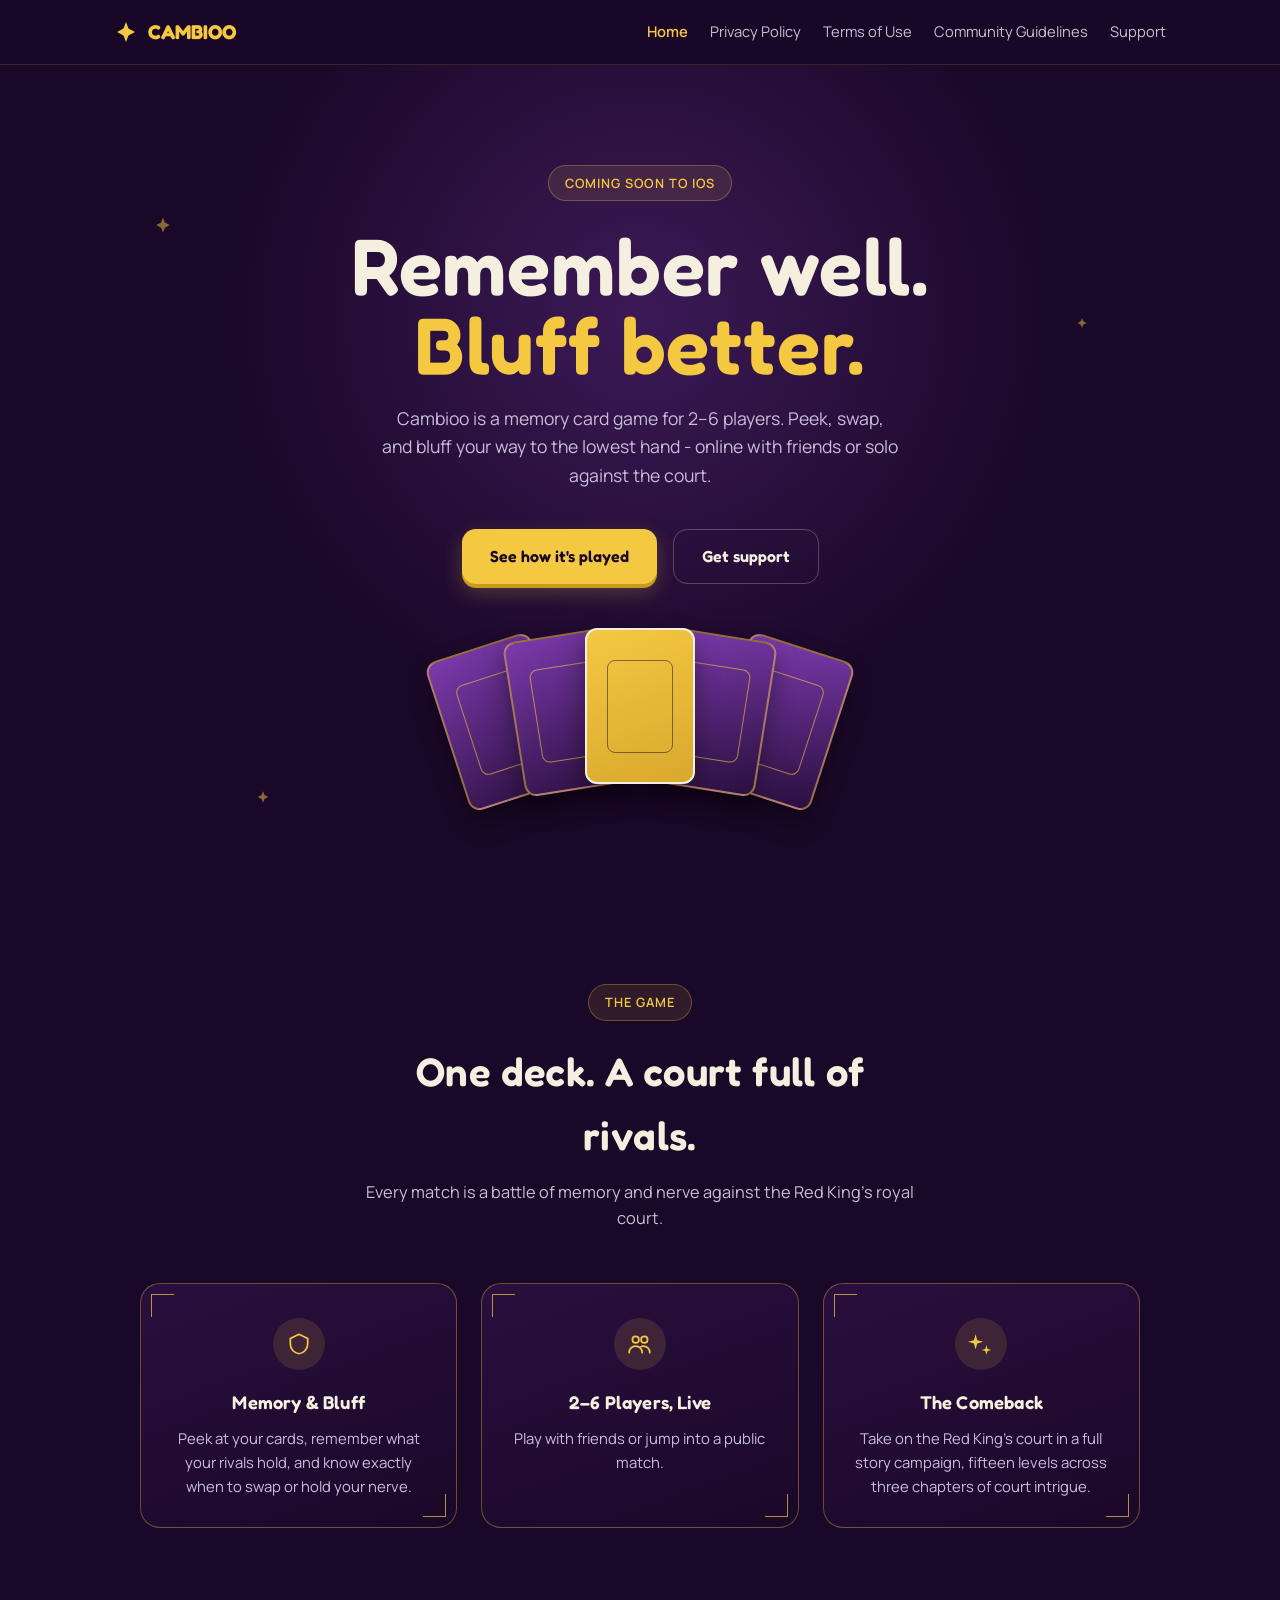
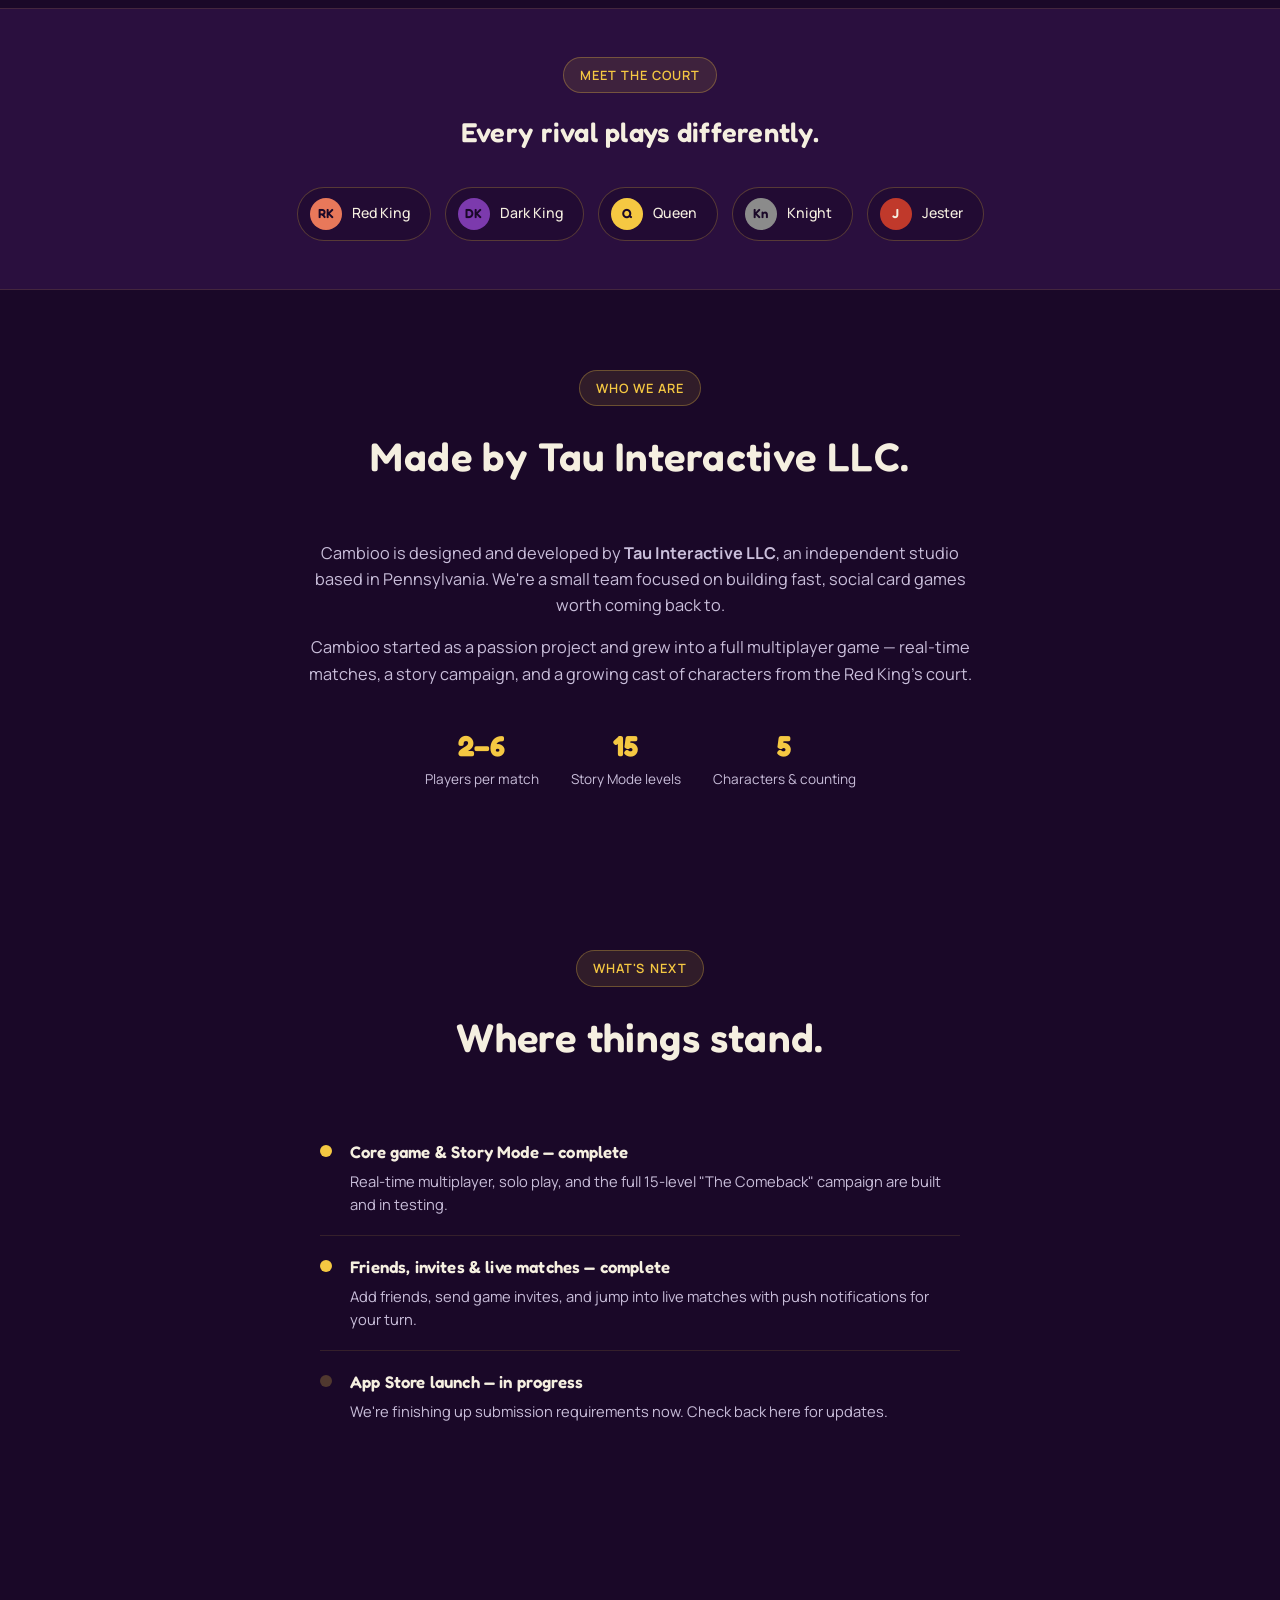
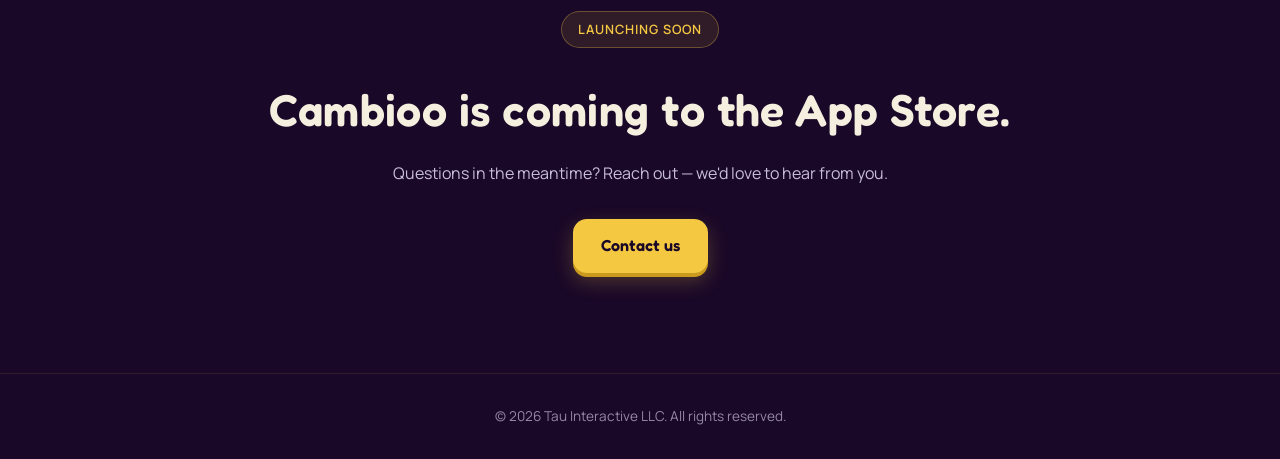
<file: index.html>
<!DOCTYPE html>
<html lang="en">
<head>
<meta charset="UTF-8">
<meta name="viewport" content="width=device-width, initial-scale=1.0">
<title>Cambioo — A Memory Card Game</title>
<meta name="description" content="Cambioo is a memory-based multiplayer card game for 2–6 players, developed by Tau Interactive LLC. Coming soon to iOS.">
<link rel="preconnect" href="https://fonts.googleapis.com">
<link rel="preconnect" href="https://fonts.gstatic.com" crossorigin>
<link href="https://fonts.googleapis.com/css2?family=Fredoka:wght@500;600;700&family=Manrope:wght@400;500;600;700&display=swap" rel="stylesheet">
<style>
  :root {
    --purple-deep: #1A0828;
    --purple-mid: #2A0F3E;
    --gold: #F5C842;
    --violet: #7C3AAD;
    --coral: #E8785A;
    --cream: #F5EFE0;
    --cream-dim: #C9BEDA;
  }

  * { box-sizing: border-box; margin: 0; padding: 0; }

  html { scroll-behavior: smooth; }

  body {
    background: var(--purple-deep);
    color: var(--cream);
    font-family: 'Manrope', sans-serif;
    line-height: 1.6;
    overflow-x: hidden;
  }

  h1, h2, h3, .display {
    font-family: 'Fredoka', sans-serif;
    font-weight: 600;
    letter-spacing: 0.01em;
  }

  a { color: inherit; text-decoration: none; }

  .container {
    max-width: 1100px;
    margin: 0 auto;
    padding: 0 24px;
  }

  /* ---------- Nav (same structure/links as legal pages) ---------- */
  nav.site-nav {
    position: sticky;
    top: 0;
    z-index: 50;
    background: rgba(26, 8, 40, 0.85);
    backdrop-filter: blur(10px);
    border-bottom: 1px solid rgba(245, 200, 66, 0.15);
  }

  .nav-inner {
    display: flex;
    align-items: center;
    justify-content: space-between;
    padding: 16px 24px;
    max-width: 1100px;
    margin: 0 auto;
    flex-wrap: wrap;
    gap: 12px;
  }

  .brand {
    display: flex;
    align-items: center;
    gap: 10px;
    font-family: 'Fredoka', sans-serif;
    font-weight: 700;
    font-size: 1.25rem;
    color: var(--gold);
  }

  .brand svg { width: 24px; height: 24px; }

  .legal-nav {
    display: flex;
    gap: 22px;
    font-size: 0.92rem;
    color: var(--cream-dim);
    flex-wrap: wrap;
  }

  .legal-nav a:hover { color: var(--gold); }
  .legal-nav a.active { color: var(--gold); font-weight: 600; }

  /* ---------- Hero ---------- */
  .hero {
    position: relative;
    padding: 100px 24px 90px;
    text-align: center;
    overflow: hidden;
  }

  .hero-glow {
    position: absolute;
    top: -200px;
    left: 50%;
    transform: translateX(-50%);
    width: 900px;
    height: 900px;
    background: radial-gradient(circle, rgba(124,58,173,0.35) 0%, rgba(124,58,173,0) 65%);
    pointer-events: none;
  }

  .sparkle {
    position: absolute;
    color: var(--gold);
    opacity: 0.5;
    animation: twinkle 3.5s ease-in-out infinite;
  }

  @keyframes twinkle {
    0%, 100% { opacity: 0.15; transform: scale(0.85); }
    50% { opacity: 0.7; transform: scale(1.1); }
  }

  @media (prefers-reduced-motion: reduce) {
    .sparkle { animation: none; opacity: 0.35; }
  }

  .eyebrow {
    position: relative;
    display: inline-flex;
    align-items: center;
    gap: 8px;
    background: rgba(245, 200, 66, 0.1);
    border: 1px solid rgba(245, 200, 66, 0.3);
    color: var(--gold);
    font-size: 0.8rem;
    font-weight: 600;
    letter-spacing: 0.08em;
    text-transform: uppercase;
    padding: 7px 16px;
    border-radius: 999px;
    margin-bottom: 26px;
  }

  .hero h1 {
    position: relative;
    font-size: clamp(2.8rem, 8vw, 5rem);
    line-height: 0.98;
    color: var(--cream);
    margin-bottom: 20px;
  }

  .hero h1 .accent { color: var(--gold); }

  .hero p.sub {
    position: relative;
    max-width: 520px;
    margin: 0 auto 40px;
    font-size: 1.1rem;
    color: var(--cream-dim);
  }

  .cta-row {
    position: relative;
    display: flex;
    justify-content: center;
    gap: 16px;
    flex-wrap: wrap;
  }

  .btn {
    display: inline-flex;
    align-items: center;
    gap: 10px;
    padding: 14px 28px;
    border-radius: 14px;
    font-family: 'Fredoka', sans-serif;
    font-weight: 600;
    font-size: 1rem;
    transition: transform 0.15s ease, box-shadow 0.15s ease;
  }

  .btn-primary {
    background: var(--gold);
    color: var(--purple-deep);
    box-shadow: 0 4px 0 #C99A1E, 0 8px 20px rgba(245,200,66,0.25);
  }

  .btn-primary:hover { transform: translateY(-2px); box-shadow: 0 6px 0 #C99A1E, 0 10px 24px rgba(245,200,66,0.3); }

  .btn-ghost {
    border: 1.5px solid rgba(245, 239, 224, 0.25);
    color: var(--cream);
  }

  .btn-ghost:hover { border-color: var(--gold); color: var(--gold); }

  /* ---------- Card fan ---------- */
  .card-fan {
    position: relative;
    height: 170px;
    margin: 60px auto 0;
    max-width: 340px;
  }

  .playing-card {
    position: absolute;
    top: 0;
    left: 50%;
    width: 110px;
    height: 156px;
    border-radius: 12px;
    background: linear-gradient(160deg, var(--violet), var(--purple-mid));
    border: 2px solid rgba(245, 200, 66, 0.5);
    box-shadow: 0 12px 24px rgba(0,0,0,0.4);
    display: flex;
    align-items: center;
    justify-content: center;
  }

  .playing-card::before {
    content: '';
    width: 60%;
    height: 60%;
    border: 1.5px solid rgba(245, 200, 66, 0.6);
    border-radius: 8px;
  }

  .playing-card.c1 { transform: translateX(-195px) rotate(-18deg); z-index: 1; }
  .playing-card.c2 { transform: translateX(-125px) rotate(-9deg) translateY(-10px); z-index: 2; }
  .playing-card.c3 { transform: translateX(-55px) rotate(0deg) translateY(-16px); z-index: 3; background: linear-gradient(160deg, var(--gold), #D9A82E); border-color: var(--cream); }
  .playing-card.c3::before { border-color: rgba(26,8,40,0.5); }
  .playing-card.c4 { transform: translateX(15px) rotate(9deg) translateY(-10px); z-index: 2; }
  .playing-card.c5 { transform: translateX(85px) rotate(18deg); z-index: 1; }

  /* ---------- Section shared ---------- */
  section { padding: 80px 24px; }

  .section-head {
    text-align: center;
    max-width: 560px;
    margin: 0 auto 52px;
  }

  .section-head .eyebrow { margin-bottom: 18px; }

  .section-head h2 {
    font-size: clamp(1.9rem, 4vw, 2.5rem);
    color: var(--cream);
    margin-bottom: 12px;
  }

  .section-head p { color: var(--cream-dim); font-size: 1.02rem; }

  /* ---------- Tarot-frame feature cards ---------- */
  .features {
    display: grid;
    grid-template-columns: repeat(3, 1fr);
    gap: 24px;
    max-width: 1000px;
    margin: 0 auto;
  }

  @media (max-width: 800px) {
    .features { grid-template-columns: 1fr; }
  }

  .tarot-card {
    position: relative;
    background: linear-gradient(160deg, var(--purple-mid), var(--purple-deep));
    border: 1.5px solid rgba(245, 200, 66, 0.35);
    border-radius: 20px;
    padding: 34px 24px 28px;
    text-align: center;
  }

  .tarot-card::before,
  .tarot-card::after {
    content: '';
    position: absolute;
    width: 22px;
    height: 22px;
    border: 1.5px solid var(--gold);
    opacity: 0.7;
  }

  .tarot-card::before { top: 10px; left: 10px; border-right: none; border-bottom: none; }
  .tarot-card::after { bottom: 10px; right: 10px; border-left: none; border-top: none; }

  .tarot-icon {
    width: 52px;
    height: 52px;
    margin: 0 auto 18px;
    display: flex;
    align-items: center;
    justify-content: center;
    background: rgba(245, 200, 66, 0.12);
    border-radius: 50%;
  }

  .tarot-icon svg { width: 26px; height: 26px; color: var(--gold); }

  .tarot-card h3 {
    font-size: 1.15rem;
    color: var(--cream);
    margin-bottom: 10px;
  }

  .tarot-card p { color: var(--cream-dim); font-size: 0.93rem; }

  /* ---------- Roster strip ---------- */
  .roster {
    background: var(--purple-mid);
    border-top: 1px solid rgba(245,200,66,0.12);
    border-bottom: 1px solid rgba(245,200,66,0.12);
  }

  .roster-inner {
    display: flex;
    flex-wrap: wrap;
    justify-content: center;
    gap: 14px;
  }

  .roster-chip {
    display: flex;
    align-items: center;
    gap: 10px;
    background: rgba(26,8,40,0.5);
    border: 1px solid rgba(245,200,66,0.25);
    border-radius: 999px;
    padding: 10px 20px 10px 12px;
  }

  .roster-dot {
    width: 32px;
    height: 32px;
    border-radius: 50%;
    display: flex;
    align-items: center;
    justify-content: center;
    font-family: 'Fredoka', sans-serif;
    font-weight: 600;
    font-size: 0.82rem;
    color: var(--purple-deep);
  }

  .roster-chip span.name { font-size: 0.88rem; color: var(--cream); font-weight: 500; }

  /* ---------- About / studio section ---------- */
  .about {
    max-width: 720px;
    margin: 0 auto;
    text-align: center;
  }

  .about p {
    color: var(--cream-dim);
    font-size: 1.02rem;
    margin-bottom: 16px;
  }

  .about-facts {
    display: flex;
    flex-wrap: wrap;
    justify-content: center;
    gap: 32px;
    margin-top: 36px;
  }

  .about-fact {
    text-align: center;
  }

  .about-fact .num {
    font-family: 'Fredoka', sans-serif;
    font-weight: 700;
    font-size: 1.8rem;
    color: var(--gold);
  }

  .about-fact .label {
    font-size: 0.85rem;
    color: var(--cream-dim);
  }

  /* ---------- Roadmap ---------- */
  .roadmap {
    max-width: 640px;
    margin: 0 auto;
  }

  .roadmap-item {
    display: flex;
    gap: 18px;
    padding: 18px 0;
    border-bottom: 1px solid rgba(245, 200, 66, 0.12);
  }

  .roadmap-item:last-child { border-bottom: none; }

  .roadmap-dot {
    flex-shrink: 0;
    width: 12px;
    height: 12px;
    border-radius: 50%;
    background: var(--gold);
    margin-top: 6px;
  }

  .roadmap-dot.pending { background: rgba(245, 200, 66, 0.25); }

  .roadmap-item h3 { font-size: 1.05rem; color: var(--cream); margin-bottom: 4px; }
  .roadmap-item p { color: var(--cream-dim); font-size: 0.92rem; }

  /* ---------- Final CTA ---------- */
  .final-cta {
    text-align: center;
    padding: 90px 24px 100px;
  }

  .final-cta h2 { font-size: clamp(1.9rem, 5vw, 2.8rem); margin-bottom: 16px; color: var(--cream); }
  .final-cta p { color: var(--cream-dim); margin-bottom: 32px; }

  /* ---------- Footer ---------- */
  footer {
    border-top: 1px solid rgba(245, 200, 66, 0.15);
    padding: 32px 24px;
    text-align: center;
    font-size: 0.85rem;
    color: var(--cream-dim);
    opacity: 0.7;
  }
</style>
</head>
<body>

<nav class="site-nav">
  <div class="nav-inner">
    <div class="brand">
      <svg viewBox="0 0 24 24" fill="none" xmlns="http://www.w3.org/2000/svg">
        <path d="M12 2L14.5 8.5L21 12L14.5 15.5L12 22L9.5 15.5L3 12L9.5 8.5L12 2Z" fill="currentColor"/>
      </svg>
      CAMBIOO
    </div>
    <nav class="legal-nav">
      <a href="/" class="active">Home</a>
      <a href="/privacy">Privacy Policy</a>
      <a href="/terms">Terms of Use</a>
      <a href="/guidelines">Community Guidelines</a>
      <a href="/support">Support</a>
    </nav>
  </div>
</nav>

<header class="hero">
  <div class="hero-glow" aria-hidden="true"></div>
  <svg class="sparkle" width="18" height="18" viewBox="0 0 24 24" style="top:18%; left:12%; animation-delay:0s;" aria-hidden="true"><path d="M12 2L14.5 8.5L21 12L14.5 15.5L12 22L9.5 15.5L3 12L9.5 8.5L12 2Z" fill="currentColor"/></svg>
  <svg class="sparkle" width="12" height="12" viewBox="0 0 24 24" style="top:30%; right:15%; animation-delay:1.1s;" aria-hidden="true"><path d="M12 2L14.5 8.5L21 12L14.5 15.5L12 22L9.5 15.5L3 12L9.5 8.5L12 2Z" fill="currentColor"/></svg>
  <svg class="sparkle" width="14" height="14" viewBox="0 0 24 24" style="bottom:12%; left:20%; animation-delay:2s;" aria-hidden="true"><path d="M12 2L14.5 8.5L21 12L14.5 15.5L12 22L9.5 15.5L3 12L9.5 8.5L12 2Z" fill="currentColor"/></svg>

  <span class="eyebrow">Coming soon to iOS</span>
  <h1>Remember well.<br><span class="accent">Bluff better.</span></h1>
  <p class="sub">Cambioo is a memory card game for 2–6 players. Peek, swap, and bluff your way to the lowest hand - online with friends or solo against the court.</p>

  <div class="cta-row">
    <a class="btn btn-primary" href="#features">See how it's played</a>
    <a class="btn btn-ghost" href="/support">Get support</a>
  </div>

  <div class="card-fan" aria-hidden="true">
    <div class="playing-card c1"></div>
    <div class="playing-card c2"></div>
    <div class="playing-card c3"></div>
    <div class="playing-card c4"></div>
    <div class="playing-card c5"></div>
  </div>
</header>

<section id="features">
  <div class="container">
    <div class="section-head">
      <span class="eyebrow">The Game</span>
      <h2>One deck. A court full of rivals.</h2>
      <p>Every match is a battle of memory and nerve against the Red King's royal court.</p>
    </div>

    <div class="features">
      <div class="tarot-card">
        <div class="tarot-icon">
          <svg viewBox="0 0 24 24" fill="none" xmlns="http://www.w3.org/2000/svg"><path d="M12 3L4 7V12C4 16.5 7.5 20.5 12 21C16.5 20.5 20 16.5 20 12V7L12 3Z" stroke="currentColor" stroke-width="1.6" stroke-linejoin="round"/></svg>
        </div>
        <h3>Memory &amp; Bluff</h3>
        <p>Peek at your cards, remember what your rivals hold, and know exactly when to swap or hold your nerve.</p>
      </div>
      <div class="tarot-card">
        <div class="tarot-icon">
          <svg viewBox="0 0 24 24" fill="none" xmlns="http://www.w3.org/2000/svg"><circle cx="8" cy="8" r="3" stroke="currentColor" stroke-width="1.6"/><circle cx="16" cy="8" r="3" stroke="currentColor" stroke-width="1.6"/><path d="M2 20C2 16.5 4.7 14 8 14C11.3 14 14 16.5 14 20" stroke="currentColor" stroke-width="1.6" stroke-linecap="round"/><path d="M13 14.3C13.6 14.1 14.3 14 15 14C18.3 14 21 16.5 21 20" stroke="currentColor" stroke-width="1.6" stroke-linecap="round"/></svg>
        </div>
        <h3>2–6 Players, Live</h3>
        <p>Play with friends or jump into a public match.</p>
      </div>
      <div class="tarot-card">
        <div class="tarot-icon">
          <svg viewBox="0 0 24 24" fill="none" xmlns="http://www.w3.org/2000/svg"><path d="M7 3L8.5 8.5L14 10L8.5 11.5L7 17L5.5 11.5L0 10L5.5 8.5L7 3Z" fill="currentColor"/><path d="M17 13L18 16.5L21.5 17.5L18 18.5L17 22L16 18.5L12.5 17.5L16 16.5L17 13Z" fill="currentColor"/></svg>
        </div>
        <h3>The Comeback</h3>
        <p>Take on the Red King's court in a full story campaign, fifteen levels across three chapters of court intrigue.</p>
      </div>
    </div>
  </div>
</section>

<div class="roster">
  <div class="container" style="padding-top: 48px; padding-bottom: 48px;">
    <div class="section-head" style="margin-bottom: 32px;">
      <span class="eyebrow">Meet the Court</span>
      <h2 style="font-size: 1.7rem;">Every rival plays differently.</h2>
    </div>
    <div class="roster-inner">
      <div class="roster-chip"><span class="roster-dot" style="background: var(--coral);">RK</span><span class="name">Red King</span></div>
      <div class="roster-chip"><span class="roster-dot" style="background: var(--violet);">DK</span><span class="name">Dark King</span></div>
      <div class="roster-chip"><span class="roster-dot" style="background: var(--gold);">Q</span><span class="name">Queen</span></div>
      <div class="roster-chip"><span class="roster-dot" style="background: #8B8B8B;">Kn</span><span class="name">Knight</span></div>
      <div class="roster-chip"><span class="roster-dot" style="background: #C0392B; color: var(--cream);">J</span><span class="name">Jester</span></div>
    </div>
  </div>
</div>

<section id="about">
  <div class="container about">
    <div class="section-head">
      <span class="eyebrow">Who We Are</span>
      <h2>Made by Tau Interactive LLC.</h2>
    </div>
    <p>Cambioo is designed and developed by <strong>Tau Interactive LLC</strong>, an independent studio based in Pennsylvania. We're a small team focused on building fast, social card games worth coming back to.</p>
    <p>Cambioo started as a passion project and grew into a full multiplayer game — real-time matches, a story campaign, and a growing cast of characters from the Red King's court.</p>

    <div class="about-facts">
      <div class="about-fact">
        <div class="num">2–6</div>
        <div class="label">Players per match</div>
      </div>
      <div class="about-fact">
        <div class="num">15</div>
        <div class="label">Story Mode levels</div>
      </div>
      <div class="about-fact">
        <div class="num">5</div>
        <div class="label">Characters &amp; counting</div>
      </div>
    </div>
  </div>
</section>

<section id="roadmap">
  <div class="container">
    <div class="section-head">
      <span class="eyebrow">What's Next</span>
      <h2>Where things stand.</h2>
    </div>
    <div class="roadmap">
      <div class="roadmap-item">
        <div class="roadmap-dot"></div>
        <div>
          <h3>Core game &amp; Story Mode — complete</h3>
          <p>Real-time multiplayer, solo play, and the full 15-level "The Comeback" campaign are built and in testing.</p>
        </div>
      </div>
      <div class="roadmap-item">
        <div class="roadmap-dot"></div>
        <div>
          <h3>Friends, invites &amp; live matches — complete</h3>
          <p>Add friends, send game invites, and jump into live matches with push notifications for your turn.</p>
        </div>
      </div>
      <div class="roadmap-item">
        <div class="roadmap-dot pending"></div>
        <div>
          <h3>App Store launch — in progress</h3>
          <p>We're finishing up submission requirements now. Check back here for updates.</p>
        </div>
      </div>
    </div>
  </div>
</section>

<div class="final-cta">
  <span class="eyebrow">Launching soon</span>
  <h2>Cambioo is coming to the App Store.</h2>
  <p>Questions in the meantime? Reach out — we'd love to hear from you.</p>
  <div class="cta-row">
    <a class="btn btn-primary" href="/support">Contact us</a>
  </div>
</div>

<footer>
  &copy; 2026 Tau Interactive LLC. All rights reserved.
</footer>

</body>
</html>
</file>
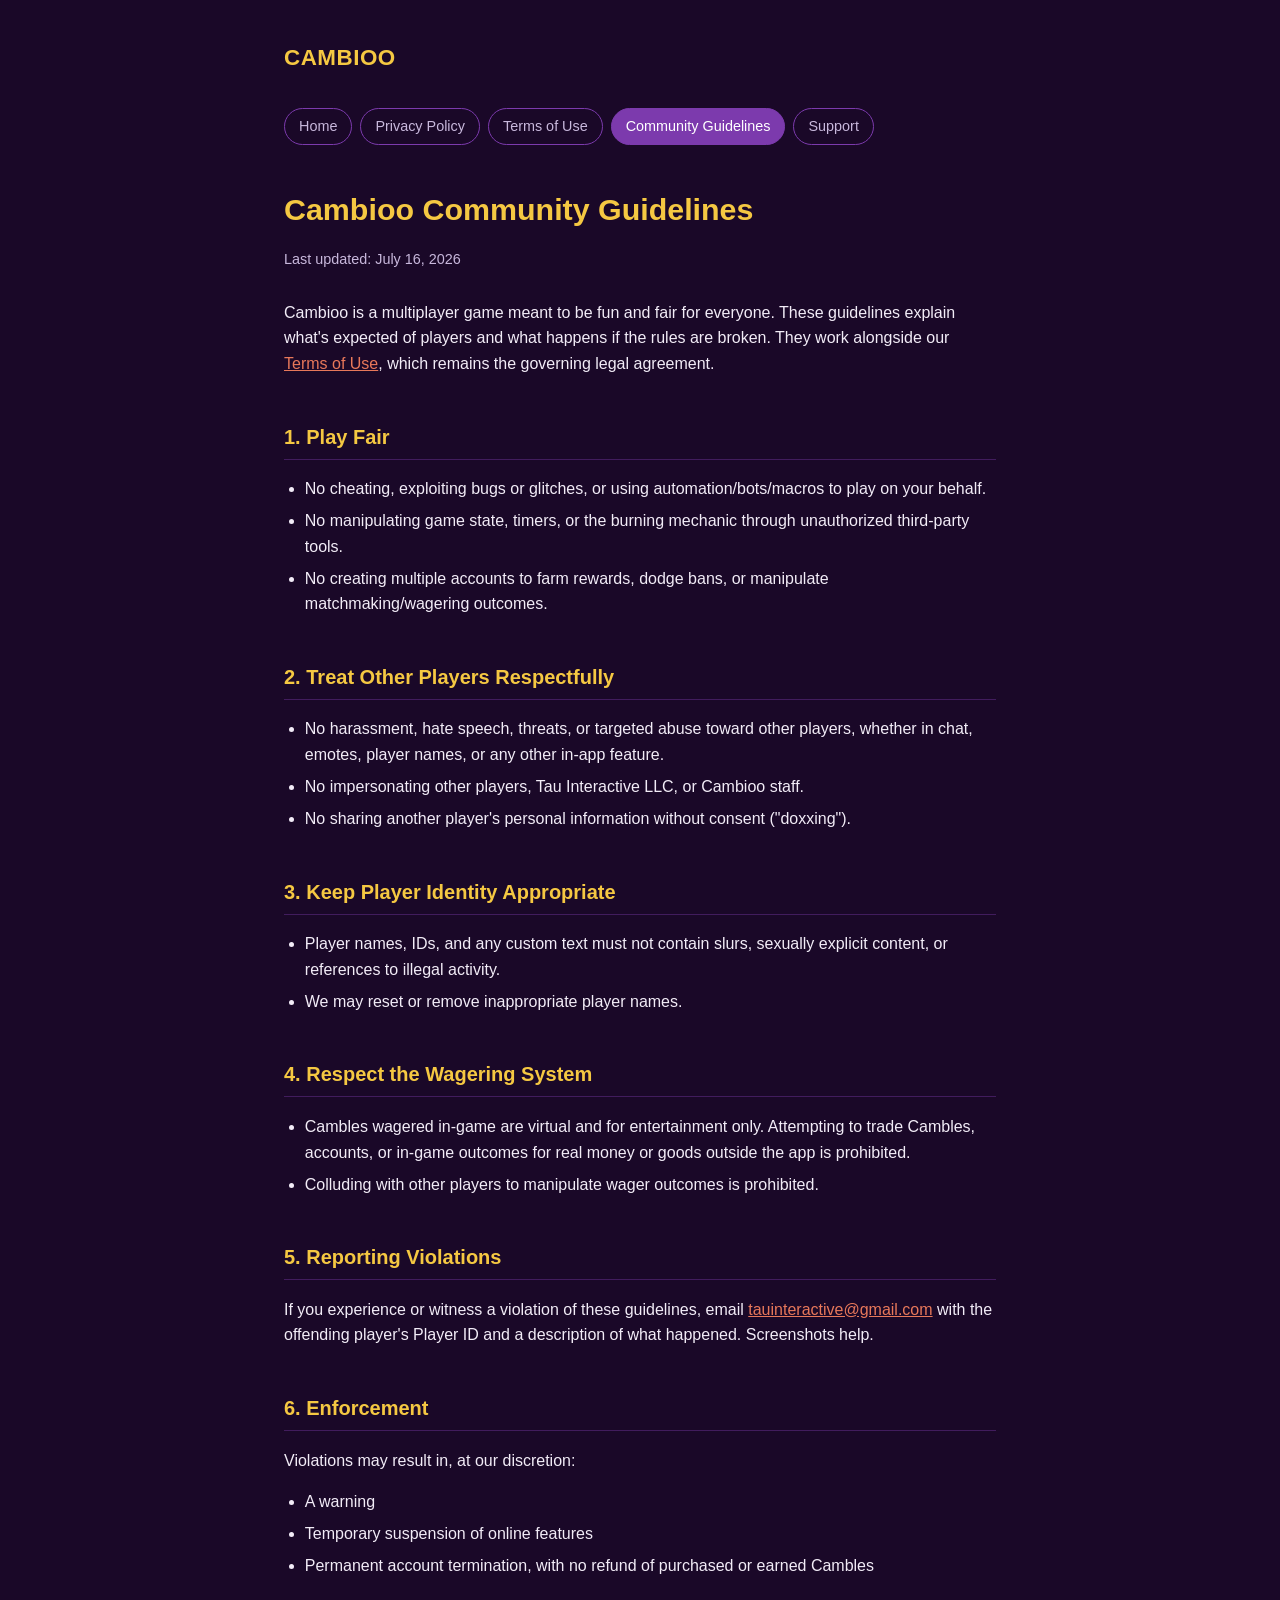
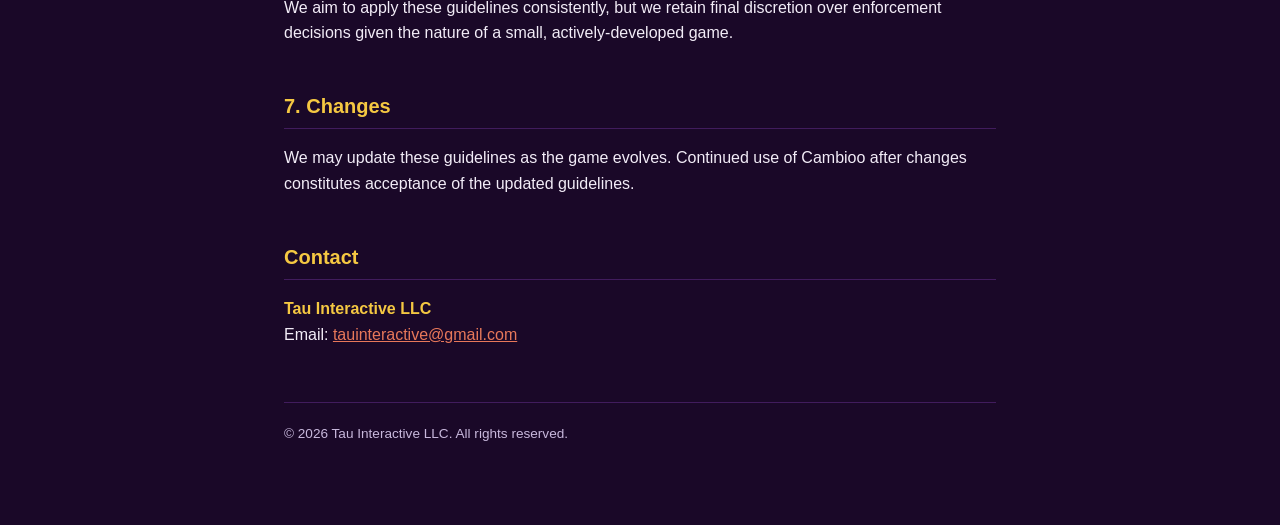
<file: guidelines/index.html>
<!DOCTYPE html>
<html lang="en">
<head>
<meta charset="UTF-8">
<meta name="viewport" content="width=device-width, initial-scale=1.0">
<title>Community Guidelines — Cambioo</title>
<link rel="stylesheet" href="/assets/style.css">
</head>
<body>
<div class="wrap">
  <div class="brand"><a href="/">CAMBIOO</a></div>
  <nav class="legal-nav">
    <a href="/">Home</a>
    <a href="/privacy">Privacy Policy</a>
    <a href="/terms">Terms of Use</a>
    <a href="/guidelines" class="active">Community Guidelines</a>
    <a href="/support">Support</a>
  </nav>

  <h1>Cambioo Community Guidelines</h1>
  <p class="meta">Last updated: July 16, 2026</p>

  <p>Cambioo is a multiplayer game meant to be fun and fair for everyone. These guidelines explain what's expected of players and what happens if the rules are broken. They work alongside our <a href="/terms">Terms of Use</a>, which remains the governing legal agreement.</p>

  <h2>1. Play Fair</h2>
  <ul>
    <li>No cheating, exploiting bugs or glitches, or using automation/bots/macros to play on your behalf.</li>
    <li>No manipulating game state, timers, or the burning mechanic through unauthorized third-party tools.</li>
    <li>No creating multiple accounts to farm rewards, dodge bans, or manipulate matchmaking/wagering outcomes.</li>
  </ul>

  <h2>2. Treat Other Players Respectfully</h2>
  <ul>
    <li>No harassment, hate speech, threats, or targeted abuse toward other players, whether in chat, emotes, player names, or any other in-app feature.</li>
    <li>No impersonating other players, Tau Interactive LLC, or Cambioo staff.</li>
    <li>No sharing another player's personal information without consent ("doxxing").</li>
  </ul>

  <h2>3. Keep Player Identity Appropriate</h2>
  <ul>
    <li>Player names, IDs, and any custom text must not contain slurs, sexually explicit content, or references to illegal activity.</li>
    <li>We may reset or remove inappropriate player names.</li>
  </ul>

  <h2>4. Respect the Wagering System</h2>
  <ul>
    <li>Cambles wagered in-game are virtual and for entertainment only. Attempting to trade Cambles, accounts, or in-game outcomes for real money or goods outside the app is prohibited.</li>
    <li>Colluding with other players to manipulate wager outcomes is prohibited.</li>
  </ul>

  <h2>5. Reporting Violations</h2>
  <p>If you experience or witness a violation of these guidelines, email <a href="mailto:tauinteractive@gmail.com">tauinteractive@gmail.com</a> with the offending player's Player ID and a description of what happened. Screenshots help.</p>

  <h2>6. Enforcement</h2>
  <p>Violations may result in, at our discretion:</p>
  <ul>
    <li>A warning</li>
    <li>Temporary suspension of online features</li>
    <li>Permanent account termination, with no refund of purchased or earned Cambles</li>
  </ul>
  <p>We aim to apply these guidelines consistently, but we retain final discretion over enforcement decisions given the nature of a small, actively-developed game.</p>

  <h2>7. Changes</h2>
  <p>We may update these guidelines as the game evolves. Continued use of Cambioo after changes constitutes acceptance of the updated guidelines.</p>

  <h2>Contact</h2>
  <p><strong>Tau Interactive LLC</strong><br>Email: <a href="mailto:tauinteractive@gmail.com">tauinteractive@gmail.com</a></p>

  <footer>&copy; 2026 Tau Interactive LLC. All rights reserved.</footer>
</div>
</body>
</html>
</file>
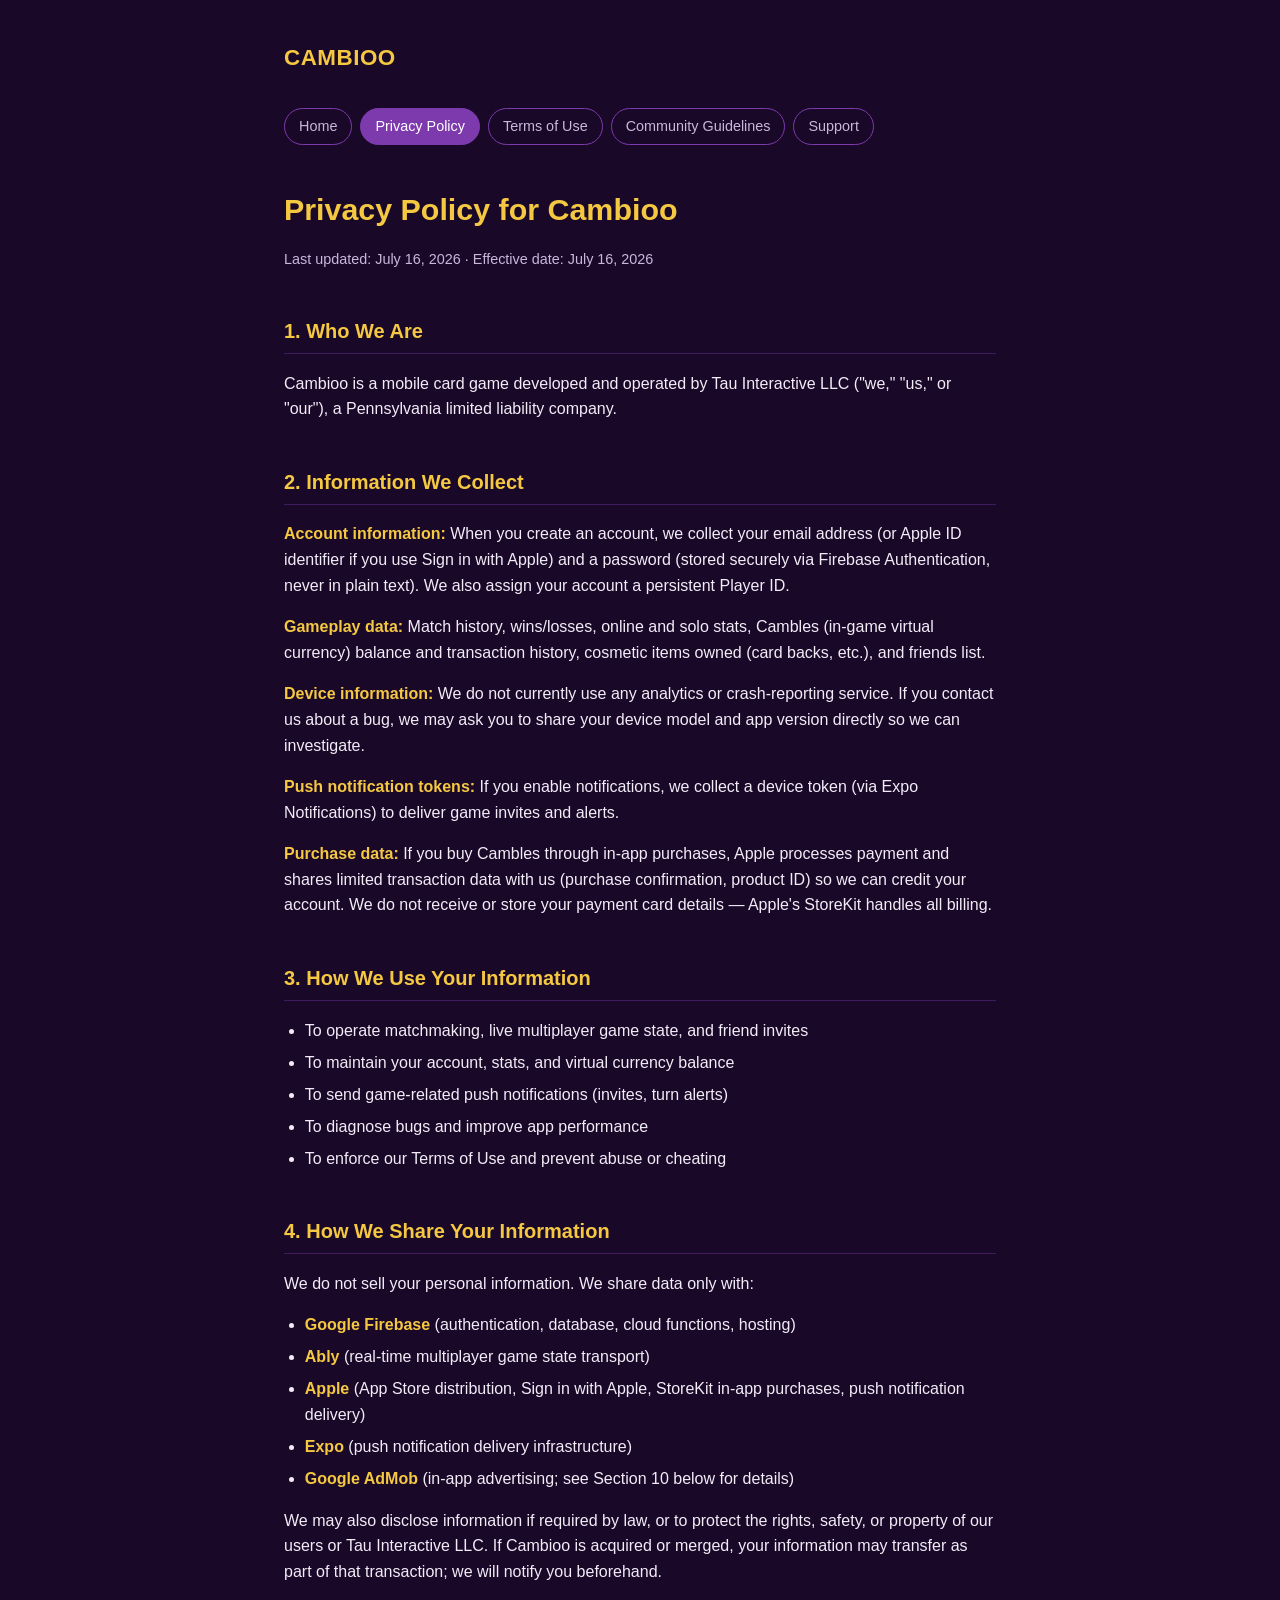
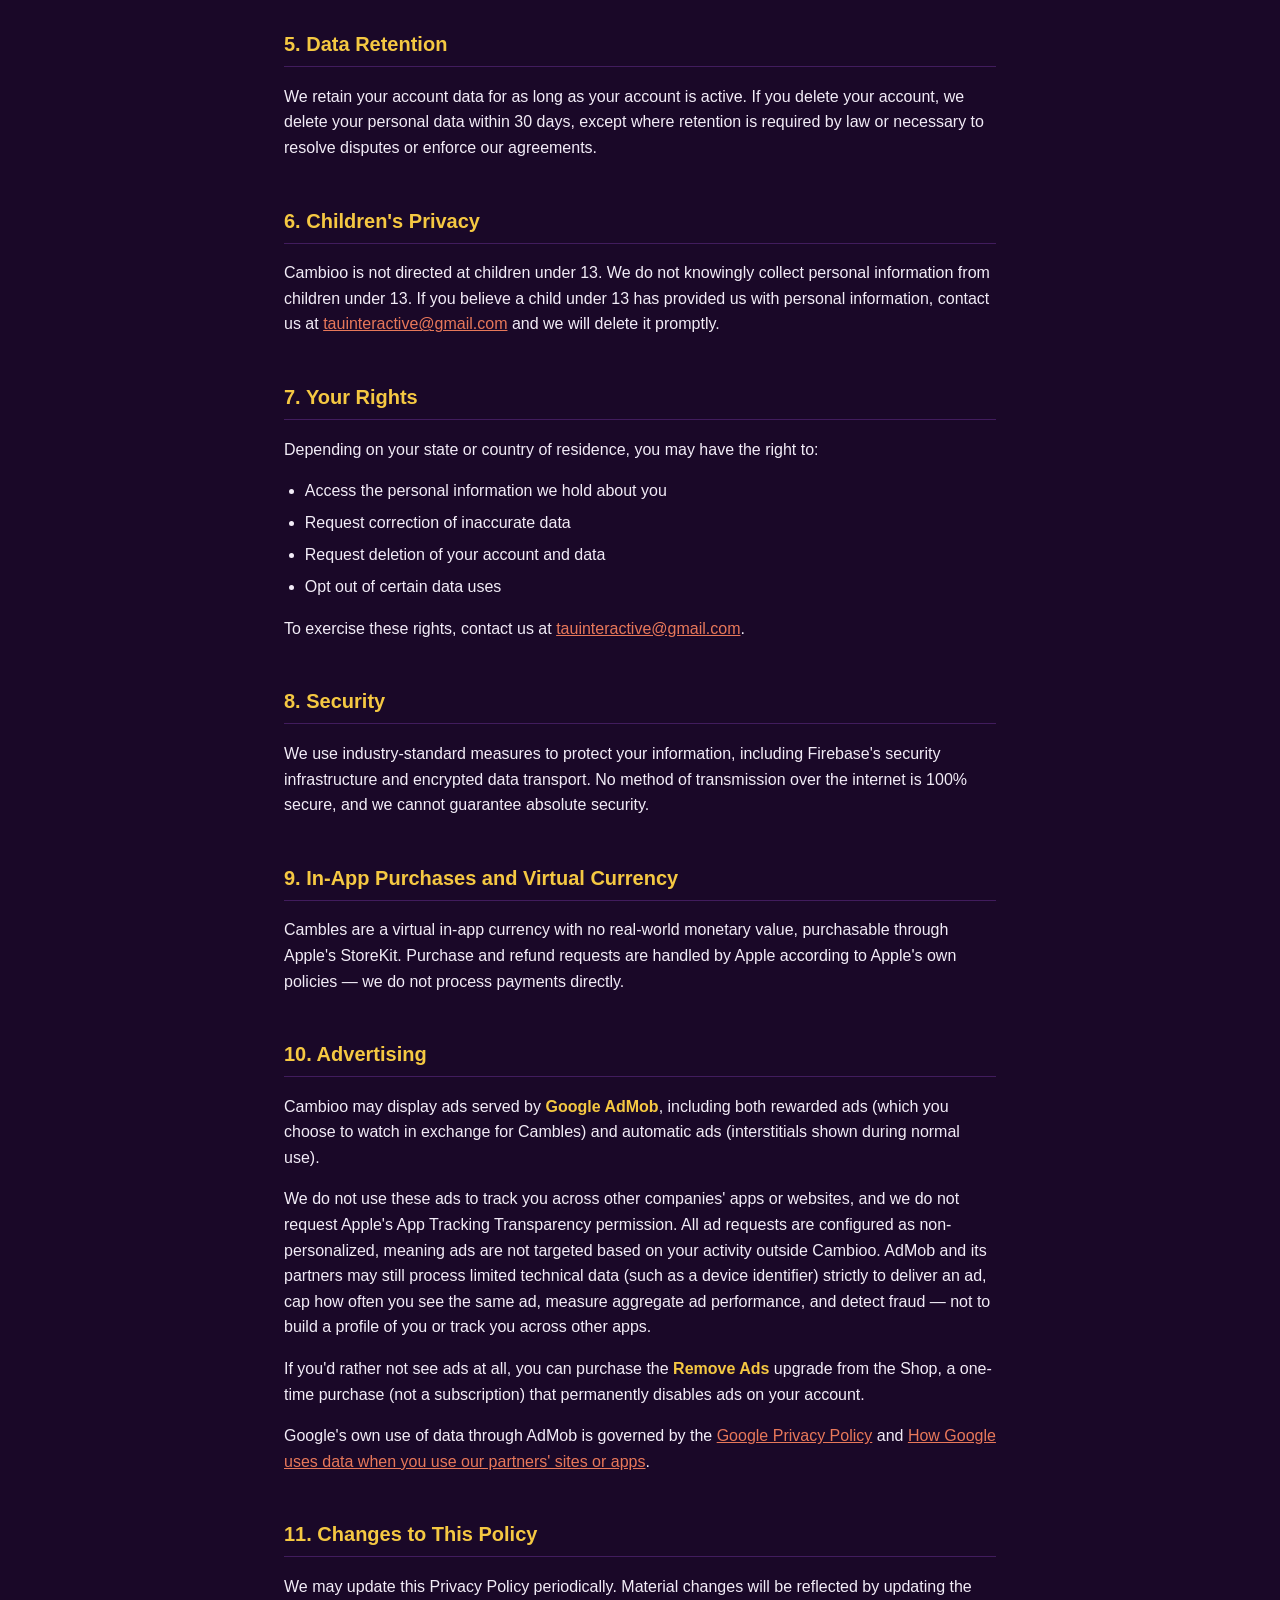
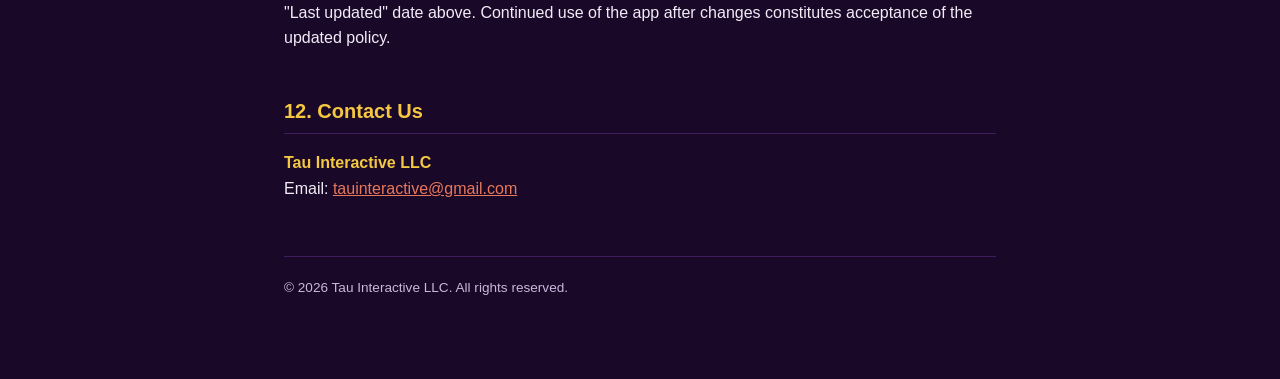
<file: privacy/index.html>
<!DOCTYPE html>
<html lang="en">
<head>
<meta charset="UTF-8">
<meta name="viewport" content="width=device-width, initial-scale=1.0">
<title>Privacy Policy — Cambioo</title>
<link rel="stylesheet" href="/assets/style.css">
</head>
<body>
<div class="wrap">
  <div class="brand"><a href="/">CAMBIOO</a></div>
  <nav class="legal-nav">
    <a href="/">Home</a>
    <a href="/privacy" class="active">Privacy Policy</a>
    <a href="/terms">Terms of Use</a>
    <a href="/guidelines">Community Guidelines</a>
    <a href="/support">Support</a>
  </nav>
  <h1>Privacy Policy for Cambioo</h1>
  <p class="meta">Last updated: July 16, 2026 · Effective date: July 16, 2026</p>

  <h2>1. Who We Are</h2>
  <p>Cambioo is a mobile card game developed and operated by Tau Interactive LLC ("we," "us," or "our"), a Pennsylvania limited liability company.</p>

  <h2>2. Information We Collect</h2>
  <p><strong>Account information:</strong> When you create an account, we collect your email address (or Apple ID identifier if you use Sign in with Apple) and a password (stored securely via Firebase Authentication, never in plain text). We also assign your account a persistent Player ID.</p>
  <p><strong>Gameplay data:</strong> Match history, wins/losses, online and solo stats, Cambles (in-game virtual currency) balance and transaction history, cosmetic items owned (card backs, etc.), and friends list.</p>
  <p><strong>Device information:</strong> We do not currently use any analytics or crash-reporting service. If you contact us about a bug, we may ask you to share your device model and app version directly so we can investigate.</p>
  <p><strong>Push notification tokens:</strong> If you enable notifications, we collect a device token (via Expo Notifications) to deliver game invites and alerts.</p>
  <p><strong>Purchase data:</strong> If you buy Cambles through in-app purchases, Apple processes payment and shares limited transaction data with us (purchase confirmation, product ID) so we can credit your account. We do not receive or store your payment card details — Apple's StoreKit handles all billing.</p>

  <h2>3. How We Use Your Information</h2>
  <ul>
    <li>To operate matchmaking, live multiplayer game state, and friend invites</li>
    <li>To maintain your account, stats, and virtual currency balance</li>
    <li>To send game-related push notifications (invites, turn alerts)</li>
    <li>To diagnose bugs and improve app performance</li>
    <li>To enforce our Terms of Use and prevent abuse or cheating</li>
  </ul>

  <h2>4. How We Share Your Information</h2>
  <p>We do not sell your personal information. We share data only with:</p>
  <ul>
    <li><strong>Google Firebase</strong> (authentication, database, cloud functions, hosting)</li>
    <li><strong>Ably</strong> (real-time multiplayer game state transport)</li>
    <li><strong>Apple</strong> (App Store distribution, Sign in with Apple, StoreKit in-app purchases, push notification delivery)</li>
    <li><strong>Expo</strong> (push notification delivery infrastructure)</li>
    <li><strong>Google AdMob</strong> (in-app advertising; see Section 10 below for details)</li>
  </ul>
  <p>We may also disclose information if required by law, or to protect the rights, safety, or property of our users or Tau Interactive LLC. If Cambioo is acquired or merged, your information may transfer as part of that transaction; we will notify you beforehand.</p>

  <h2>5. Data Retention</h2>
  <p>We retain your account data for as long as your account is active. If you delete your account, we delete your personal data within 30 days, except where retention is required by law or necessary to resolve disputes or enforce our agreements.</p>

  <h2>6. Children's Privacy</h2>
  <p>Cambioo is not directed at children under 13. We do not knowingly collect personal information from children under 13. If you believe a child under 13 has provided us with personal information, contact us at <a href="mailto:tauinteractive@gmail.com">tauinteractive@gmail.com</a> and we will delete it promptly.</p>

  <h2>7. Your Rights</h2>
  <p>Depending on your state or country of residence, you may have the right to:</p>
  <ul>
    <li>Access the personal information we hold about you</li>
    <li>Request correction of inaccurate data</li>
    <li>Request deletion of your account and data</li>
    <li>Opt out of certain data uses</li>
  </ul>
  <p>To exercise these rights, contact us at <a href="mailto:tauinteractive@gmail.com">tauinteractive@gmail.com</a>.</p>

  <h2>8. Security</h2>
  <p>We use industry-standard measures to protect your information, including Firebase's security infrastructure and encrypted data transport. No method of transmission over the internet is 100% secure, and we cannot guarantee absolute security.</p>

  <h2>9. In-App Purchases and Virtual Currency</h2>
  <p>Cambles are a virtual in-app currency with no real-world monetary value, purchasable through Apple's StoreKit. Purchase and refund requests are handled by Apple according to Apple's own policies — we do not process payments directly.</p>

  <h2>10. Advertising</h2>
  <p>Cambioo may display ads served by <strong>Google AdMob</strong>, including both rewarded ads (which you choose to watch in exchange for Cambles) and automatic ads (interstitials shown during normal use).</p>
  <p>We do not use these ads to track you across other companies' apps or websites, and we do not request Apple's App Tracking Transparency permission. All ad requests are configured as non-personalized, meaning ads are not targeted based on your activity outside Cambioo. AdMob and its partners may still process limited technical data (such as a device identifier) strictly to deliver an ad, cap how often you see the same ad, measure aggregate ad performance, and detect fraud — not to build a profile of you or track you across other apps.</p>
  <p>If you'd rather not see ads at all, you can purchase the <strong>Remove Ads</strong> upgrade from the Shop, a one-time purchase (not a subscription) that permanently disables ads on your account.</p>
  <p>Google's own use of data through AdMob is governed by the <a href="https://policies.google.com/privacy">Google Privacy Policy</a> and <a href="https://policies.google.com/technologies/partner-sites">How Google uses data when you use our partners' sites or apps</a>.</p>

  <h2>11. Changes to This Policy</h2>
  <p>We may update this Privacy Policy periodically. Material changes will be reflected by updating the "Last updated" date above. Continued use of the app after changes constitutes acceptance of the updated policy.</p>

  <h2>12. Contact Us</h2>
  <p><strong>Tau Interactive LLC</strong><br>
  Email: <a href="mailto:tauinteractive@gmail.com">tauinteractive@gmail.com</a></p>

  <footer>&copy; 2026 Tau Interactive LLC. All rights reserved.</footer>
</div>
</body>
</html>
</file>
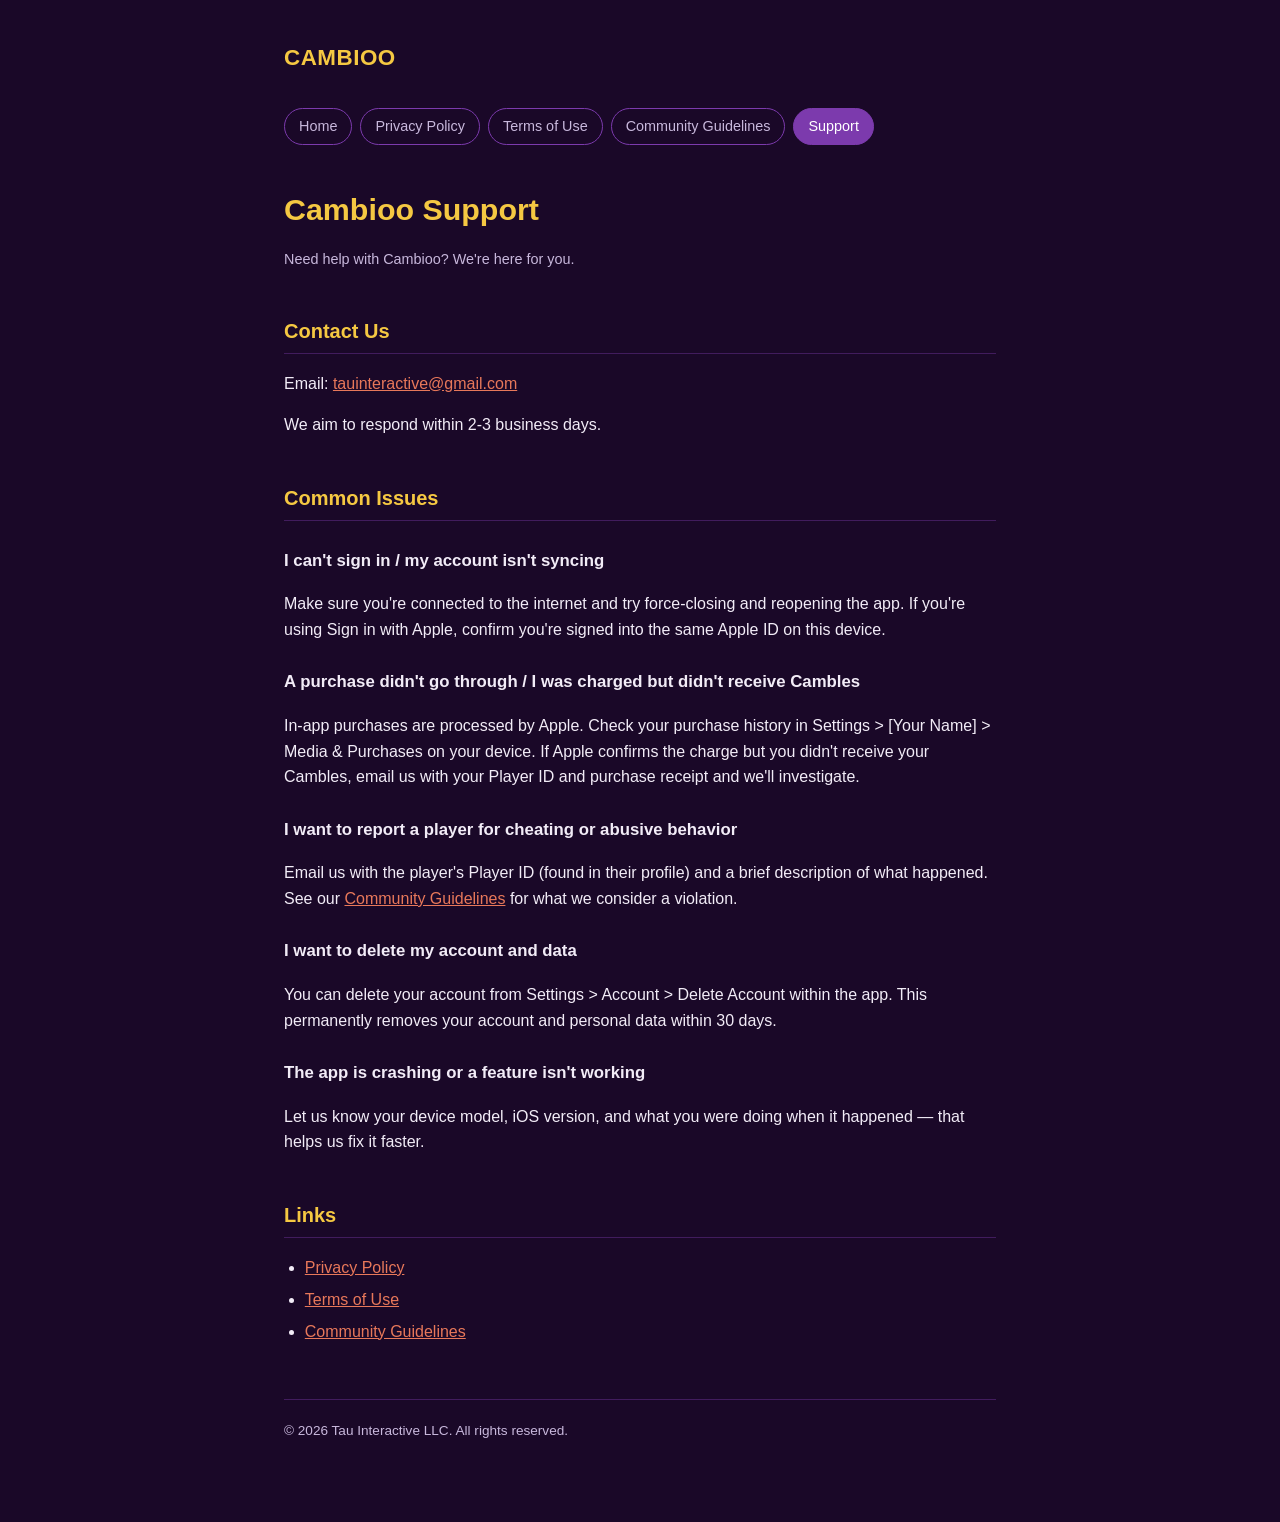
<file: support/index.html>
<!DOCTYPE html>
<html lang="en">
<head>
<meta charset="UTF-8">
<meta name="viewport" content="width=device-width, initial-scale=1.0">
<title>Support — Cambioo</title>
<link rel="stylesheet" href="/assets/style.css">
</head>
<body>
<div class="wrap">
  <div class="brand"><a href="/">CAMBIOO</a></div>
  <nav class="legal-nav">
    <a href="/">Home</a>
    <a href="/privacy">Privacy Policy</a>
    <a href="/terms">Terms of Use</a>
    <a href="/guidelines">Community Guidelines</a>
    <a href="/support" class="active">Support</a>
  </nav>

  <h1>Cambioo Support</h1>
  <p class="meta">Need help with Cambioo? We're here for you.</p>

  <h2>Contact Us</h2>
  <p>Email: <a href="mailto:tauinteractive@gmail.com">tauinteractive@gmail.com</a></p>
  <p>We aim to respond within 2-3 business days.</p>

  <h2>Common Issues</h2>

  <h3>I can't sign in / my account isn't syncing</h3>
  <p>Make sure you're connected to the internet and try force-closing and reopening the app. If you're using Sign in with Apple, confirm you're signed into the same Apple ID on this device.</p>

  <h3>A purchase didn't go through / I was charged but didn't receive Cambles</h3>
  <p>In-app purchases are processed by Apple. Check your purchase history in Settings &gt; [Your Name] &gt; Media &amp; Purchases on your device. If Apple confirms the charge but you didn't receive your Cambles, email us with your Player ID and purchase receipt and we'll investigate.</p>

  <h3>I want to report a player for cheating or abusive behavior</h3>
  <p>Email us with the player's Player ID (found in their profile) and a brief description of what happened. See our <a href="/guidelines">Community Guidelines</a> for what we consider a violation.</p>

  <h3>I want to delete my account and data</h3>
  <p>You can delete your account from Settings &gt; Account &gt; Delete Account within the app. This permanently removes your account and personal data within 30 days.</p>

  <h3>The app is crashing or a feature isn't working</h3>
  <p>Let us know your device model, iOS version, and what you were doing when it happened — that helps us fix it faster.</p>

  <h2>Links</h2>
  <ul>
    <li><a href="/privacy">Privacy Policy</a></li>
    <li><a href="/terms">Terms of Use</a></li>
    <li><a href="/guidelines">Community Guidelines</a></li>
  </ul>

  <footer>&copy; 2026 Tau Interactive LLC. All rights reserved.</footer>
</div>
</body>
</html>
</file>
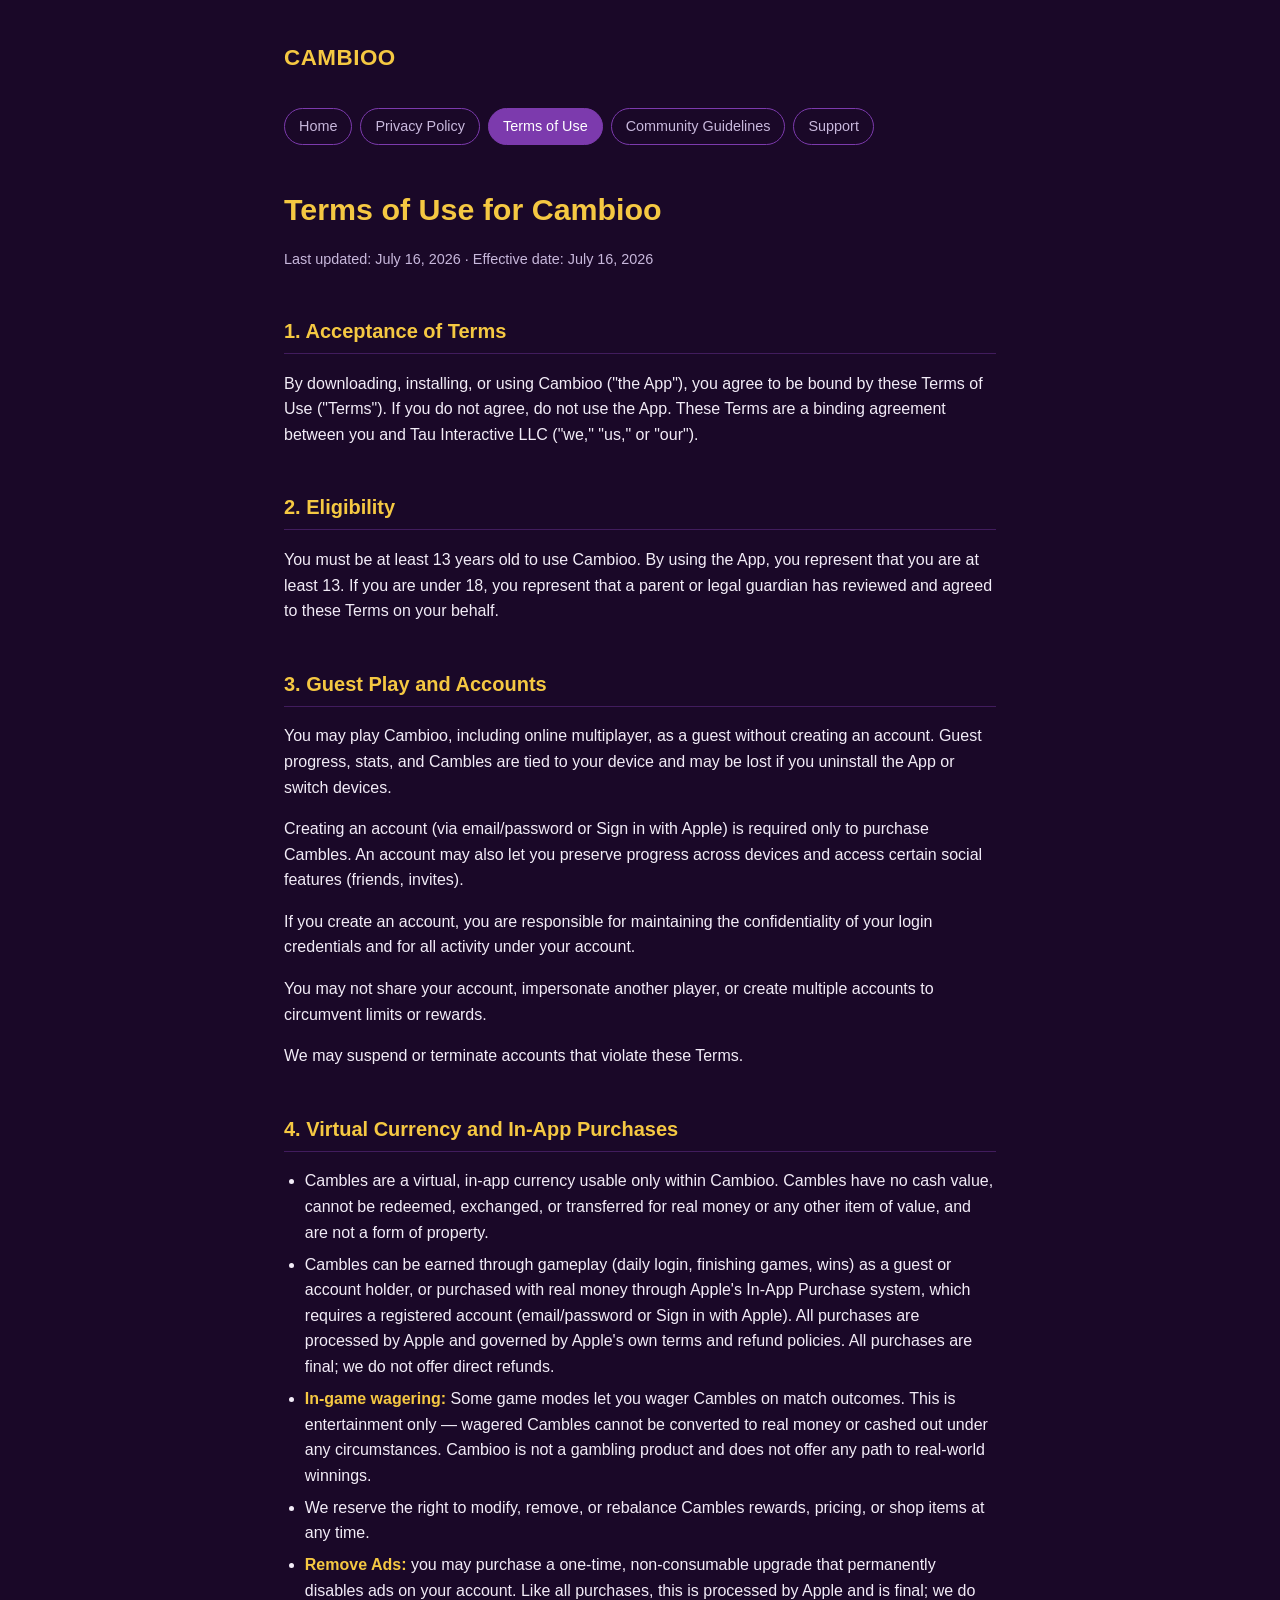
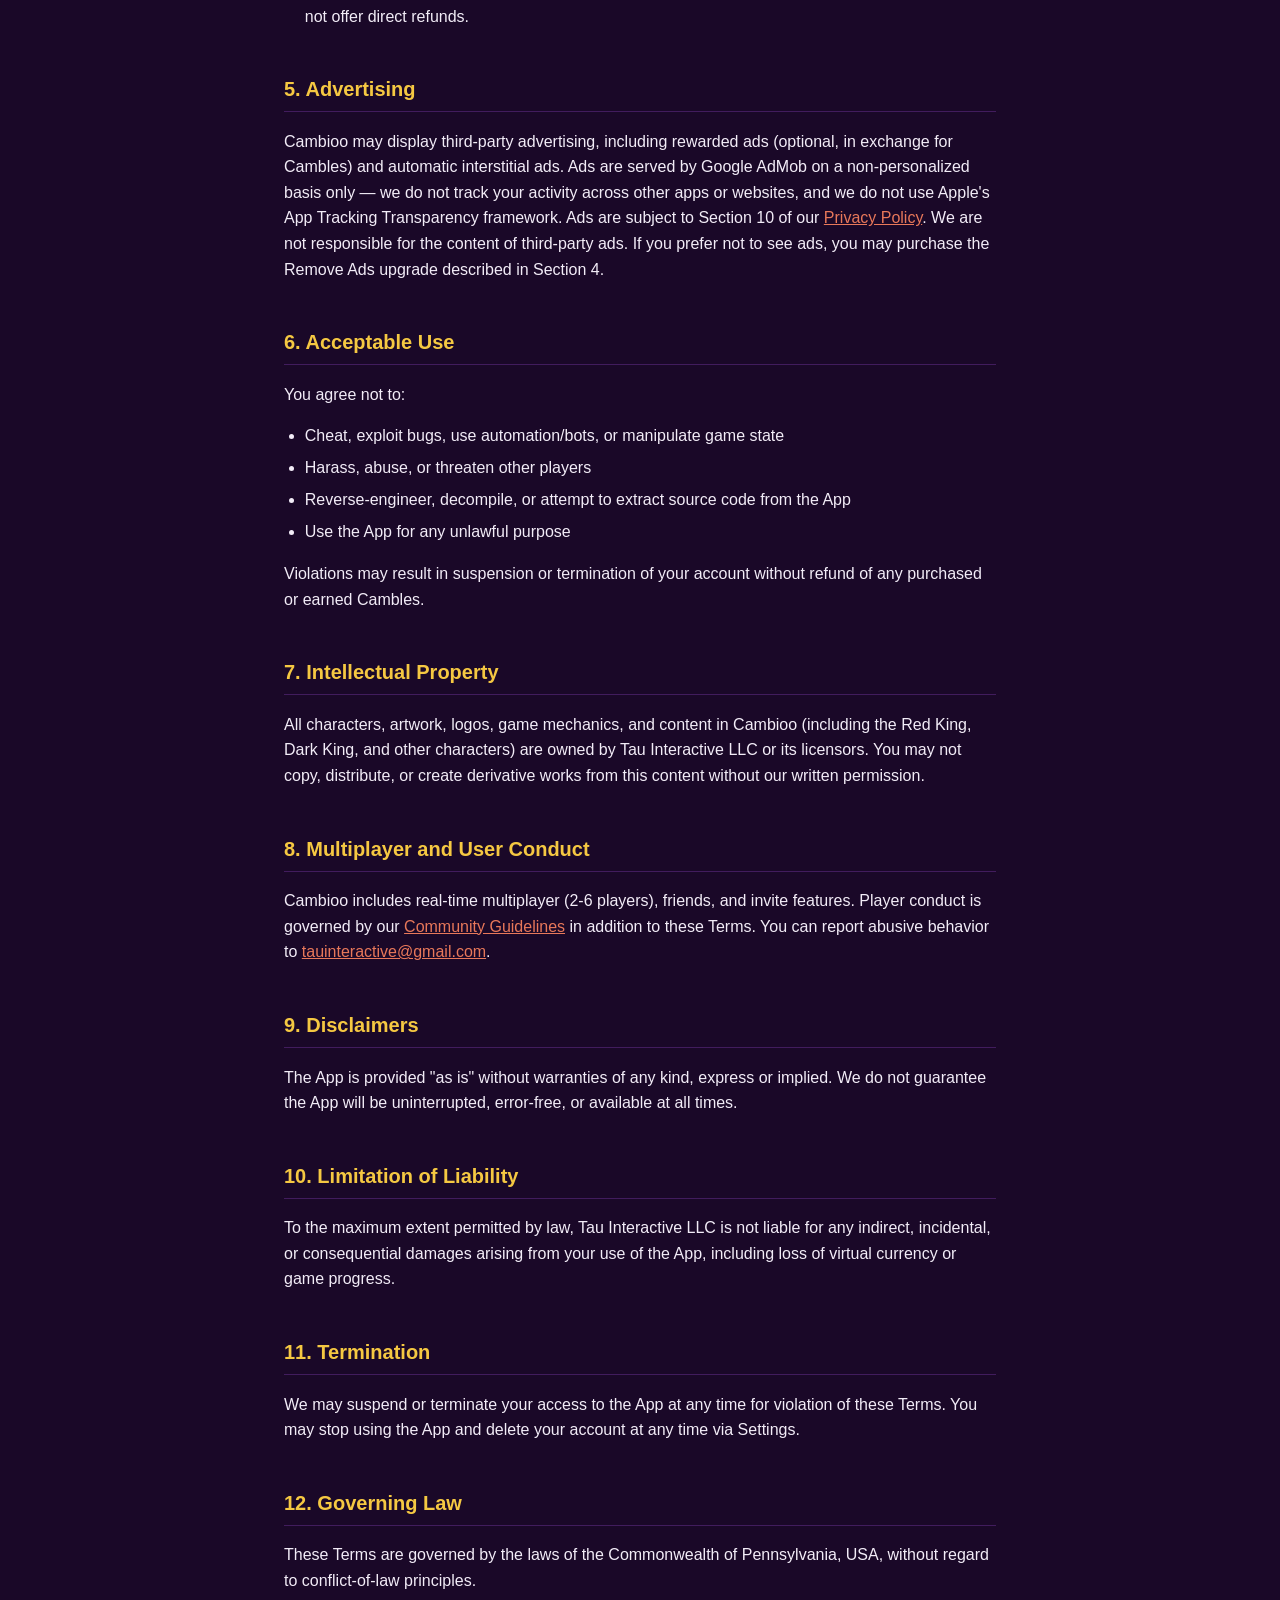
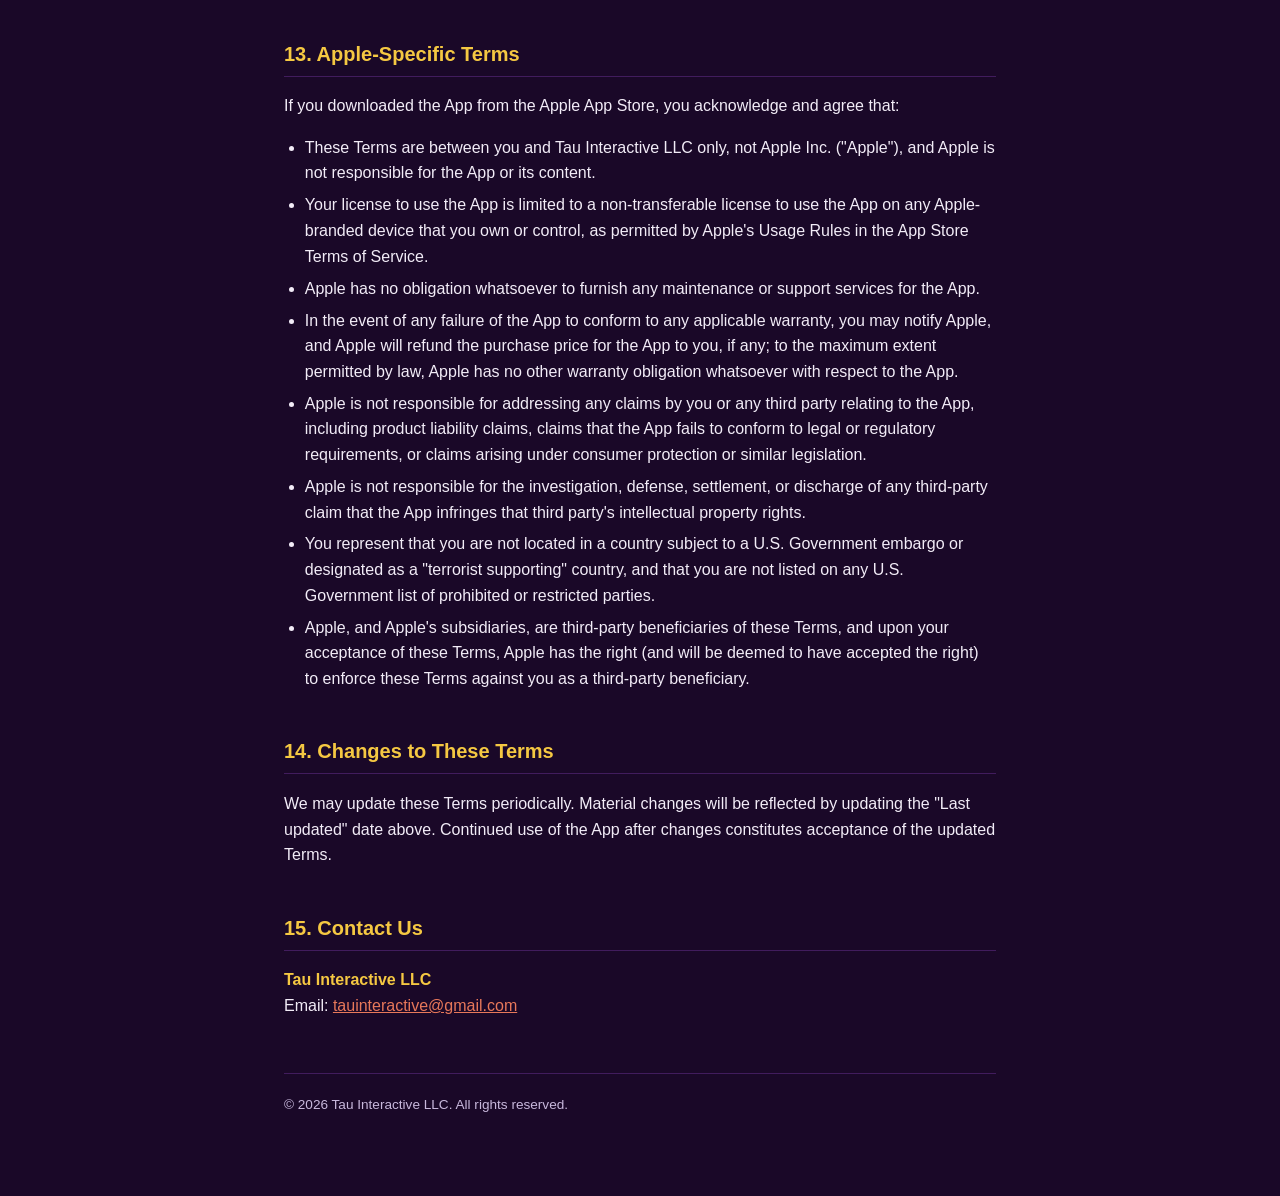
<file: terms/index.html>
<!DOCTYPE html>
<html lang="en">
<head>
<meta charset="UTF-8">
<meta name="viewport" content="width=device-width, initial-scale=1.0">
<title>Terms of Use — Cambioo</title>
<link rel="stylesheet" href="/assets/style.css">
</head>
<body>
<div class="wrap">
  <div class="brand"><a href="/">CAMBIOO</a></div>
  <nav class="legal-nav">
    <a href="/">Home</a>
    <a href="/privacy">Privacy Policy</a>
    <a href="/terms" class="active">Terms of Use</a>
    <a href="/guidelines">Community Guidelines</a>
    <a href="/support">Support</a>
  </nav>
  <h1>Terms of Use for Cambioo</h1>
  <p class="meta">Last updated: July 16, 2026 · Effective date: July 16, 2026</p>

  <h2>1. Acceptance of Terms</h2>
  <p>By downloading, installing, or using Cambioo ("the App"), you agree to be bound by these Terms of Use ("Terms"). If you do not agree, do not use the App. These Terms are a binding agreement between you and Tau Interactive LLC ("we," "us," or "our").</p>

  <h2>2. Eligibility</h2>
  <p>You must be at least 13 years old to use Cambioo. By using the App, you represent that you are at least 13. If you are under 18, you represent that a parent or legal guardian has reviewed and agreed to these Terms on your behalf.</p>

  <h2>3. Guest Play and Accounts</h2>
  <p>You may play Cambioo, including online multiplayer, as a guest without creating an account. Guest progress, stats, and Cambles are tied to your device and may be lost if you uninstall the App or switch devices.</p>
  <p>Creating an account (via email/password or Sign in with Apple) is required only to purchase Cambles. An account may also let you preserve progress across devices and access certain social features (friends, invites).</p>
  <p>If you create an account, you are responsible for maintaining the confidentiality of your login credentials and for all activity under your account.</p>
  <p>You may not share your account, impersonate another player, or create multiple accounts to circumvent limits or rewards.</p>
  <p>We may suspend or terminate accounts that violate these Terms.</p>

  <h2>4. Virtual Currency and In-App Purchases</h2>
  <ul>
    <li>Cambles are a virtual, in-app currency usable only within Cambioo. Cambles have no cash value, cannot be redeemed, exchanged, or transferred for real money or any other item of value, and are not a form of property.</li>
    <li>Cambles can be earned through gameplay (daily login, finishing games, wins) as a guest or account holder, or purchased with real money through Apple's In-App Purchase system, which requires a registered account (email/password or Sign in with Apple). All purchases are processed by Apple and governed by Apple's own terms and refund policies. All purchases are final; we do not offer direct refunds.</li>
    <li><strong>In-game wagering:</strong> Some game modes let you wager Cambles on match outcomes. This is entertainment only — wagered Cambles cannot be converted to real money or cashed out under any circumstances. Cambioo is not a gambling product and does not offer any path to real-world winnings.</li>
    <li>We reserve the right to modify, remove, or rebalance Cambles rewards, pricing, or shop items at any time.</li>
    <li><strong>Remove Ads:</strong> you may purchase a one-time, non-consumable upgrade that permanently disables ads on your account. Like all purchases, this is processed by Apple and is final; we do not offer direct refunds.</li>
  </ul>

  <h2>5. Advertising</h2>
  <p>Cambioo may display third-party advertising, including rewarded ads (optional, in exchange for Cambles) and automatic interstitial ads. Ads are served by Google AdMob on a non-personalized basis only — we do not track your activity across other apps or websites, and we do not use Apple's App Tracking Transparency framework. Ads are subject to Section 10 of our <a href="/privacy">Privacy Policy</a>. We are not responsible for the content of third-party ads. If you prefer not to see ads, you may purchase the Remove Ads upgrade described in Section 4.</p>

  <h2>6. Acceptable Use</h2>
  <p>You agree not to:</p>
  <ul>
    <li>Cheat, exploit bugs, use automation/bots, or manipulate game state</li>
    <li>Harass, abuse, or threaten other players</li>
    <li>Reverse-engineer, decompile, or attempt to extract source code from the App</li>
    <li>Use the App for any unlawful purpose</li>
  </ul>
  <p>Violations may result in suspension or termination of your account without refund of any purchased or earned Cambles.</p>

  <h2>7. Intellectual Property</h2>
  <p>All characters, artwork, logos, game mechanics, and content in Cambioo (including the Red King, Dark King, and other characters) are owned by Tau Interactive LLC or its licensors. You may not copy, distribute, or create derivative works from this content without our written permission.</p>

  <h2>8. Multiplayer and User Conduct</h2>
  <p>Cambioo includes real-time multiplayer (2-6 players), friends, and invite features. Player conduct is governed by our <a href="/guidelines">Community Guidelines</a> in addition to these Terms. You can report abusive behavior to <a href="mailto:tauinteractive@gmail.com">tauinteractive@gmail.com</a>.</p>

  <h2>9. Disclaimers</h2>
  <p>The App is provided "as is" without warranties of any kind, express or implied. We do not guarantee the App will be uninterrupted, error-free, or available at all times.</p>

  <h2>10. Limitation of Liability</h2>
  <p>To the maximum extent permitted by law, Tau Interactive LLC is not liable for any indirect, incidental, or consequential damages arising from your use of the App, including loss of virtual currency or game progress.</p>

  <h2>11. Termination</h2>
  <p>We may suspend or terminate your access to the App at any time for violation of these Terms. You may stop using the App and delete your account at any time via Settings.</p>

  <h2>12. Governing Law</h2>
  <p>These Terms are governed by the laws of the Commonwealth of Pennsylvania, USA, without regard to conflict-of-law principles.</p>

  <h2>13. Apple-Specific Terms</h2>
  <p>If you downloaded the App from the Apple App Store, you acknowledge and agree that:</p>
  <ul>
    <li>These Terms are between you and Tau Interactive LLC only, not Apple Inc. ("Apple"), and Apple is not responsible for the App or its content.</li>
    <li>Your license to use the App is limited to a non-transferable license to use the App on any Apple-branded device that you own or control, as permitted by Apple's Usage Rules in the App Store Terms of Service.</li>
    <li>Apple has no obligation whatsoever to furnish any maintenance or support services for the App.</li>
    <li>In the event of any failure of the App to conform to any applicable warranty, you may notify Apple, and Apple will refund the purchase price for the App to you, if any; to the maximum extent permitted by law, Apple has no other warranty obligation whatsoever with respect to the App.</li>
    <li>Apple is not responsible for addressing any claims by you or any third party relating to the App, including product liability claims, claims that the App fails to conform to legal or regulatory requirements, or claims arising under consumer protection or similar legislation.</li>
    <li>Apple is not responsible for the investigation, defense, settlement, or discharge of any third-party claim that the App infringes that third party's intellectual property rights.</li>
    <li>You represent that you are not located in a country subject to a U.S. Government embargo or designated as a "terrorist supporting" country, and that you are not listed on any U.S. Government list of prohibited or restricted parties.</li>
    <li>Apple, and Apple's subsidiaries, are third-party beneficiaries of these Terms, and upon your acceptance of these Terms, Apple has the right (and will be deemed to have accepted the right) to enforce these Terms against you as a third-party beneficiary.</li>
  </ul>

  <h2>14. Changes to These Terms</h2>
  <p>We may update these Terms periodically. Material changes will be reflected by updating the "Last updated" date above. Continued use of the App after changes constitutes acceptance of the updated Terms.</p>

  <h2>15. Contact Us</h2>
  <p><strong>Tau Interactive LLC</strong><br>
  Email: <a href="mailto:tauinteractive@gmail.com">tauinteractive@gmail.com</a></p>

  <footer>&copy; 2026 Tau Interactive LLC. All rights reserved.</footer>
</div>
</body>
</html>
</file>
<file: assets/style.css>
:root {
  --deep-purple: #1A0828;
  --gold: #F5C842;
  --violet: #7C3AAD;
  --coral: #E8785A;
  --text-light: #F2ECF7;
  --text-muted: #C8B8DC;
}

* { box-sizing: border-box; }

body {
  margin: 0;
  padding: 0;
  background: var(--deep-purple);
  color: var(--text-light);
  font-family: -apple-system, BlinkMacSystemFont, "Segoe UI", Roboto, Helvetica, Arial, sans-serif;
  line-height: 1.6;
}

.wrap {
  max-width: 760px;
  margin: 0 auto;
  padding: 40px 24px 80px;
}

.brand {
  display: flex;
  align-items: center;
  gap: 10px;
  margin-bottom: 32px;
}

.brand a {
  color: var(--gold);
  font-weight: 800;
  font-size: 1.4rem;
  text-decoration: none;
  letter-spacing: 0.5px;
}

nav.legal-nav {
  display: flex;
  flex-wrap: wrap;
  gap: 8px;
  margin-bottom: 40px;
}

nav.legal-nav a {
  color: var(--text-muted);
  text-decoration: none;
  font-size: 0.9rem;
  padding: 6px 14px;
  border: 1px solid var(--violet);
  border-radius: 999px;
  transition: background 0.15s ease, color 0.15s ease;
}

nav.legal-nav a:hover,
nav.legal-nav a.active {
  background: var(--violet);
  color: white;
}

h1 {
  color: var(--gold);
  font-size: 1.9rem;
  margin-bottom: 4px;
}

h2 {
  color: var(--gold);
  font-size: 1.25rem;
  margin-top: 2.2em;
  border-bottom: 1px solid rgba(124, 58, 173, 0.4);
  padding-bottom: 6px;
}

h3 {
  color: var(--text-light);
  font-size: 1.05rem;
  margin-top: 1.6em;
}

p, li {
  color: var(--text-light);
  font-size: 1rem;
}

.meta {
  color: var(--text-muted);
  font-size: 0.9rem;
  margin-bottom: 2em;
}

a {
  color: var(--coral);
}

a:hover {
  color: var(--gold);
}

ul {
  padding-left: 1.3em;
}

li {
  margin-bottom: 0.4em;
}

strong {
  color: var(--gold);
}

footer {
  margin-top: 4em;
  padding-top: 1.5em;
  border-top: 1px solid rgba(124, 58, 173, 0.4);
  color: var(--text-muted);
  font-size: 0.85rem;
}

code {
  background: rgba(124, 58, 173, 0.25);
  padding: 2px 6px;
  border-radius: 4px;
  font-size: 0.9em;
}
</file>
